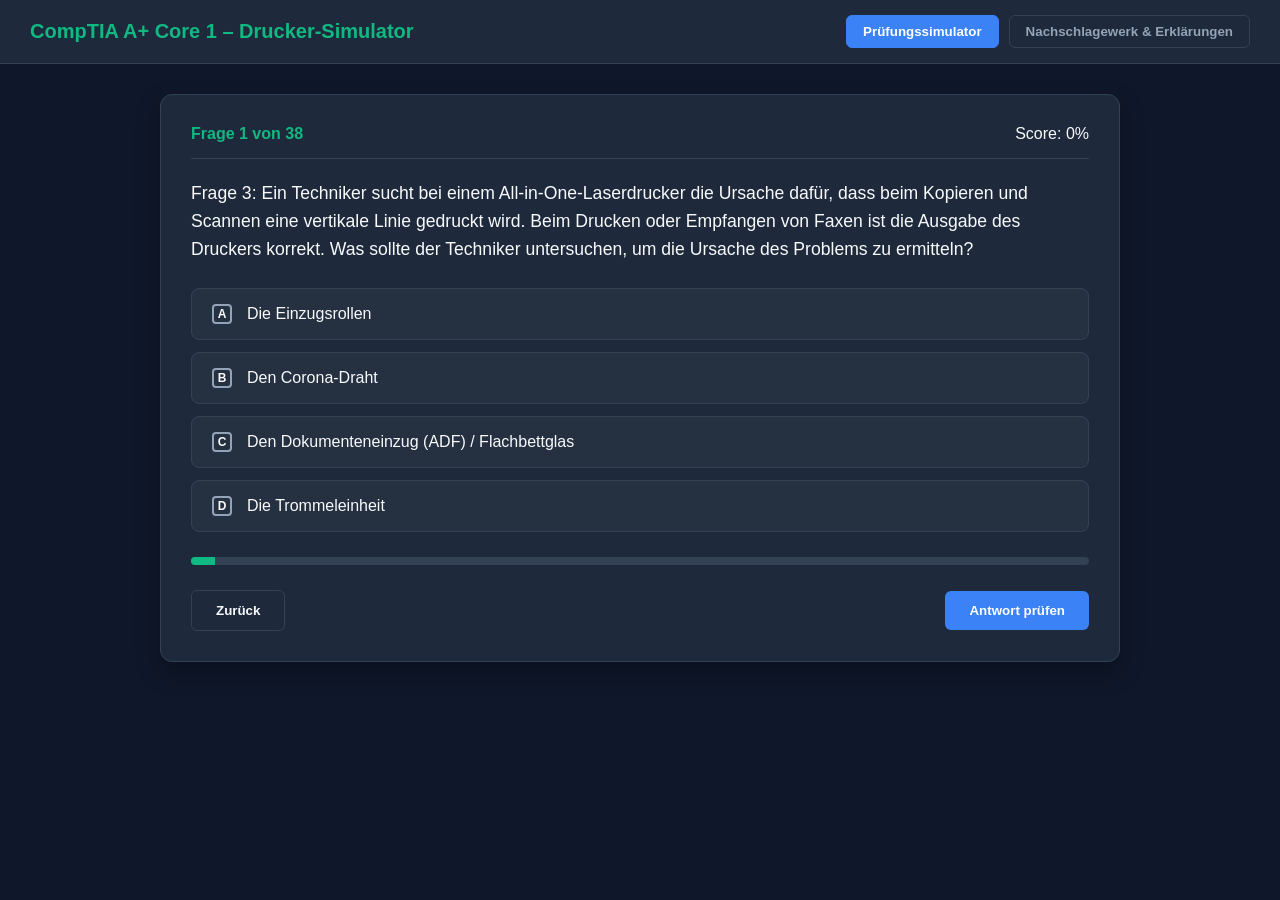
<file: public/assets/aistudio/durcker_simulator_12f5d985.html>
<!DOCTYPE html>
<html lang="de">
<head>
    <meta charset="UTF-8">
    <meta name="viewport" content="width=device-width, initial-scale=1.0">
    <title>CompTIA A+ Drucker-Prüfungssimulator & Nachschlagewerk</title>
    <style>
        :root {
            --bg-color: #0f172a;
            --panel-bg: #1e293b;
            --border-color: #334155;
            --accent-green: #10b981;
            --accent-blue: #3b82f6;
            --accent-hover: #2563eb;
            --text-main: #f8fafc;
            --text-muted: #94a3b8;
            --correct-bg: #15803d;
            --correct-border: #22c55e;
            --wrong-bg: #b91c1c;
            --wrong-border: #ef4444;
        }

        * {
            box-sizing: border-box;
            margin: 0;
            padding: 0;
            font-family: 'Segoe UI', Tahoma, Geneva, Verdana, sans-serif;
        }

        body {
            background-color: var(--bg-color);
            color: var(--text-main);
            min-height: 100vh;
            display: flex;
            flex-direction: column;
        }

        header {
            background-color: var(--panel-bg);
            border-bottom: 1px solid var(--border-color);
            padding: 15px 30px;
            display: flex;
            justify-content: space-between;
            align-items: center;
            position: sticky;
            top: 0;
            z-index: 100;
        }

        .logo {
            font-size: 1.25rem;
            font-weight: bold;
            color: var(--accent-green);
        }

        .nav-tabs {
            display: flex;
            gap: 10px;
        }

        .tab-btn {
            background: transparent;
            border: 1px solid var(--border-color);
            color: var(--text-muted);
            padding: 8px 16px;
            border-radius: 6px;
            cursor: pointer;
            font-weight: 600;
            transition: all 0.2s;
        }

        .tab-btn.active, .tab-btn:hover {
            background-color: var(--accent-blue);
            color: white;
            border-color: var(--accent-blue);
        }

        main {
            flex: 1;
            padding: 30px 20px;
            max-width: 1000px;
            margin: 0 auto;
            width: 100%;
        }

        .view {
            display: none;
        }

        .view.active {
            display: block;
        }

        /* --- QUIZ STYLES --- */
        .quiz-card {
            background-color: var(--panel-bg);
            border: 1px solid var(--border-color);
            border-radius: 12px;
            padding: 30px;
            box-shadow: 0 10px 25px rgba(0,0,0,0.3);
        }

        .quiz-header {
            display: flex;
            justify-content: space-between;
            align-items: center;
            margin-bottom: 20px;
            padding-bottom: 15px;
            border-bottom: 1px solid var(--border-color);
        }

        .question-number {
            color: var(--accent-green);
            font-weight: bold;
        }

        .question-text {
            font-size: 1.1rem;
            line-height: 1.6;
            margin-bottom: 25px;
        }

        .options-list {
            display: flex;
            flex-direction: column;
            gap: 12px;
            margin-bottom: 25px;
        }

        .option-item {
            background: rgba(255, 255, 255, 0.03);
            border: 1px solid var(--border-color);
            border-radius: 8px;
            padding: 15px 20px;
            cursor: pointer;
            transition: all 0.2s;
            display: flex;
            align-items: center;
            gap: 15px;
        }

        .option-item:hover {
            border-color: var(--accent-blue);
            background: rgba(59, 130, 246, 0.1);
        }

        .option-item.selected {
            border-color: var(--accent-blue);
            background: rgba(59, 130, 246, 0.2);
        }

        .option-item.correct {
            background-color: var(--correct-bg) !important;
            border-color: var(--correct-border) !important;
            color: white;
        }

        .option-item.wrong {
            background-color: var(--wrong-bg) !important;
            border-color: var(--wrong-border) !important;
            color: white;
        }

        .checkbox-custom {
            width: 20px;
            height: 20px;
            border: 2px solid var(--text-muted);
            border-radius: 4px;
            display: flex;
            align-items: center;
            justify-content: center;
            font-size: 12px;
            font-weight: bold;
        }

        .option-item.selected .checkbox-custom {
            border-color: var(--accent-blue);
            background-color: var(--accent-blue);
            color: white;
        }

        .explanation-box {
            background-color: rgba(0, 0, 0, 0.3);
            border-left: 4px solid var(--accent-blue);
            padding: 15px;
            border-radius: 0 8px 8px 0;
            margin-top: 20px;
            font-size: 0.95rem;
            line-height: 1.5;
            display: none;
        }

        .controls {
            display: flex;
            justify-content: space-between;
            align-items: center;
            margin-top: 25px;
        }

        .btn {
            background-color: var(--accent-blue);
            color: white;
            border: none;
            padding: 12px 24px;
            border-radius: 6px;
            font-weight: bold;
            cursor: pointer;
            transition: background-color 0.2s;
        }

        .btn:hover {
            background-color: var(--accent-hover);
        }

        .btn-secondary {
            background-color: transparent;
            border: 1px solid var(--border-color);
            color: var(--text-main);
        }

        .btn-secondary:hover {
            background-color: rgba(255, 255, 255, 0.05);
        }

        /* --- NACHSCHLAGEWERK STYLES --- */
        .search-bar {
            width: 100%;
            padding: 12px 20px;
            border-radius: 8px;
            border: 1px solid var(--border-color);
            background-color: var(--panel-bg);
            color: var(--text-main);
            font-size: 1rem;
            margin-bottom: 20px;
        }

        .reference-card {
            background-color: var(--panel-bg);
            border: 1px solid var(--border-color);
            border-radius: 8px;
            padding: 20px;
            margin-bottom: 20px;
        }

        .reference-title {
            font-size: 1.05rem;
            font-weight: bold;
            margin-bottom: 15px;
            color: var(--accent-green);
        }

        .option-analysis {
            display: flex;
            flex-direction: column;
            gap: 8px;
            margin-top: 10px;
        }

        .analysis-item {
            padding: 10px;
            border-radius: 6px;
            font-size: 0.9rem;
            line-height: 1.4;
        }

        .analysis-item.correct {
            background-color: rgba(34, 197, 94, 0.15);
            border: 1px solid var(--correct-border);
        }

        .analysis-item.wrong {
            background-color: rgba(239, 68, 68, 0.1);
            border: 1px solid rgba(239, 68, 68, 0.3);
        }

        .score-overview {
            text-align: center;
            padding: 40px 20px;
        }

        .score-circle {
            width: 150px;
            height: 150px;
            border-radius: 50%;
            border: 8px solid var(--accent-green);
            display: flex;
            align-items: center;
            justify-content: center;
            font-size: 2rem;
            font-weight: bold;
            margin: 0 auto 20px;
        }

        .progress-bar {
            height: 8px;
            background: var(--border-color);
            border-radius: 4px;
            overflow: hidden;
            margin-top: 15px;
        }

        .progress-fill {
            height: 100%;
            background: var(--accent-green);
            width: 0%;
            transition: width 0.3s ease;
        }
    </style>
</head>
<body>

    <header>
        <div class="logo">CompTIA A+ Core 1 – Drucker-Simulator</div>
        <div class="nav-tabs">
            <button class="tab-btn active" onclick="switchView('quiz')">Prüfungssimulator</button>
            <button class="tab-btn" onclick="switchView('reference')">Nachschlagewerk & Erklärungen</button>
        </div>
    </header>

    <main>
        <!-- PRÜFUNGSSIMULATOR VIEW -->
        <div id="quiz-view" class="view active">
            <div class="quiz-card" id="quiz-card">
                <div class="quiz-header">
                    <span class="question-number" id="q-number">Frage 1 von 36</span>
                    <span id="q-score">Score: 0%</span>
                </div>
                
                <div class="question-text" id="q-text">Lade Frage...</div>
                
                <div class="options-list" id="q-options"></div>

                <div class="explanation-box" id="q-explanation"></div>

                <div class="progress-bar">
                    <div class="progress-fill" id="progress-fill"></div>
                </div>

                <div class="controls">
                    <button class="btn btn-secondary" onclick="prevQuestion()" id="btn-prev">Zurück</button>
                    <button class="btn" onclick="checkOrNext()" id="btn-action">Antwort prüfen</button>
                </div>
            </div>
        </div>

        <!-- NACHSCHLAGEWERK VIEW -->
        <div id="reference-view" class="view">
            <input type="text" class="search-bar" id="search-input" placeholder="Fragen oder Themen durchsuchen (z.B. Fuser, SMB, Tonerkassette)..." oninput="filterReference()">
            <div id="reference-list"></div>
        </div>
    </main>

    <script>
        /* ALLE 36 FRAGEN MIT VOLLSTÄNDIGEN ANALYSEN */
        const questionsData = [
            {
                id: 3,
                question: "Ein Techniker sucht bei einem All-in-One-Laserdrucker die Ursache dafür, dass beim Kopieren und Scannen eine vertikale Linie gedruckt wird. Beim Drucken oder Empfangen von Faxen ist die Ausgabe des Druckers korrekt. Was sollte der Techniker untersuchen, um die Ursache des Problems zu ermitteln?",
                multi: false,
                options: [
                    { id: "A", text: "Die Einzugsrollen", correct: false, exp: "Falsch. Beschädigte Einzugsrollen verursachen Papierstaus oder Einzugsfehler, jedoch keine vertikalen Streifen beim Scannen." },
                    { id: "B", text: "Den Corona-Draht", correct: false, exp: "Falsch. Ein verschmutzter Corona-Draht führt zu wiederkehrenden Mustern oder Streifen auf allen Druckausgaben (auch bei Faxen und normalen Ausdrucken)." },
                    { id: "C", text: "Den Dokumenteneinzug (ADF) / Flachbettglas", correct: true, exp: "Richtig. Schmutz oder ein Kratzer auf dem Glas des Dokumenteneinzugs hinterlässt beim Durchlauf der Vorlage eine durchgehende Linie auf dem Scan. Drucke und Empfangsfaxe nutzen das Scanglas nicht und bleiben daher sauber." },
                    { id: "D", text: "Die Trommeleinheit", correct: false, exp: "Falsch. Ein Trommelschaden würde sich auf alle Druckaufträge auswirken, nicht nur auf Kopien/Scans." }
                ]
            },
            {
                id: 18,
                question: "Ein Benutzer möchte Dateien von einem Auslandsbüro aus über einen freigegebenen Netzwerkordner drucken. Der Laptop des Benutzers hat keine öffentlich zugängliche Internetverbindung. Was kann verwendet werden, um vom freigegebenen Netzwerkordner aus zu drucken?",
                multi: false,
                options: [
                    { id: "A", text: "ADF", correct: false, exp: "Falsch. ADF (Automatic Document Feeder) ist eine Hardwarekomponente zum automatischen Einziehen von Papier." },
                    { id: "B", text: "USB", correct: false, exp: "Falsch. USB erfordert eine direkte Kabelverbindung zum Drucker oder Host." },
                    { id: "C", text: "PCL", correct: false, exp: "Falsch. PCL ist eine Druckersprache zur Aufbereitung von Steuerbefehlen, kein Netzwerkprotokoll zur Ordnerfreigabe." },
                    { id: "D", text: "SMB", correct: true, exp: "Richtig. Server Message Block (SMB) ist das Standardnetzwerkprotokoll für Datei- und Druckerfreigaben in lokalen Netzwerken (LAN/VPN)." }
                ]
            },
            {
                id: 24,
                question: "Der Drucker in einem Hauptbüro staut sich wiederholt. Welche Aufgabe sollte ein Support-Techniker ausführen, um das Problem zu lösen?",
                multi: false,
                options: [
                    { id: "A", text: "Ein Wartungskit anwenden.", correct: true, exp: "Richtig. Ein Wartungskit (Maintenance Kit) enthält frische Einzugsrollen, Trennpads und Fixierkomponenten, deren Abnutzung die Ursache für wiederholte Staus ist." },
                    { id: "B", text: "Toner- oder Tintenpatronen austauschen.", correct: false, exp: "Falsch. Verbrauchsmaterialien beeinflussen die Farbmenge, lösen jedoch keine mechanischen Einzugsprobleme." },
                    { id: "C", text: "Ein neues Farbband installieren.", correct: false, exp: "Falsch. Farbbänder werden in Nadeldruckern genutzt und steuern das Schriftbild, nicht den Papiertransport." },
                    { id: "D", text: "Den Druckkopf wechseln.", correct: false, exp: "Falsch. Ein defekter Druckkopf verschlechtert das Druckbild, erzeugt aber keine Papierstaus." }
                ]
            },
            {
                id: 25,
                question: "Ein Techniker installiert einen neuen Drucker. Nach der Registrierung des Druckers erhält der Techniker eine E-Mail des Herstellers, in der auf eine behebbare Sicherheitslücke hingewiesen wird. Welchen Schritt sollte der Techniker als Nächstes durchführen?",
                multi: false,
                options: [
                    { id: "A", text: "Die drahtlose Konnektivität deaktivieren.", correct: false, exp: "Falsch. Schränkt die Funktion ein, behebt aber nicht die eigentliche Schwachstelle im Systemcode." },
                    { id: "B", text: "Audit-Protokollierung aktivieren.", correct: false, exp: "Falsch. Dient nur der Aufzeichnung von Ereignissen, schließt die Sicherheitslücke jedoch nicht." },
                    { id: "C", text: "Die Firmware aktualisieren.", correct: true, exp: "Richtig. Hersteller stellen Firmware-Updates bereit, um bekannte Sicherheitslücken direkt im Betriebssystem des Geräts zu schließen." },
                    { id: "D", text: "Das Standard-Gateway auf dem Drucker deaktivieren.", correct: false, exp: "Falsch. Verhindert Routing außerhalb des Subnetzes, löst jedoch das zugrunde liegende Softwareproblem nicht." }
                ]
            },
            {
                id: 31,
                question: "Ein Benutzer druckt einen Auftrag von einem Laserdrucker. Er wischt über die Seite, und Wörter und Bilder lösen sich ab. Der Techniker tauscht die Tonerkassette aus, aber das Problem besteht weiterhin. Welche Komponente sollte der Techniker als Nächstes austauschen?",
                multi: false,
                options: [
                    { id: "A", text: "Fixiereinheit (Fuser)", correct: true, exp: "Richtig. Die Fixiereinheit schmilzt das Tonerpulver mittels Hitze und Druck in die Papierfasern ein. Funktioniert sie nicht, bleibt der Toner lose auf dem Papier liegen." },
                    { id: "B", text: "Trommel", correct: false, exp: "Falsch. Die Trommel überträgt das Tonerbild elektrostatisch, brennt es aber nicht ein." },
                    { id: "C", text: "Entwicklerwalze", correct: false, exp: "Falsch. Sie transportiert den Toner aus der Kassette zur Trommel." },
                    { id: "D", text: "Entladungslampe", correct: false, exp: "Falsch. Sie löscht die Restladung auf der Trommel nach dem Druckvorgang." }
                ]
            },
            {
                id: 46,
                question: "Ein Kunde muss einen neuen Drucker in seinem Netzwerk installieren. Der Kunde berichtet, dass Benutzer bei früheren Druckern zeitweise Verbindungsprobleme hatten. Was sollte der Techniker auf dem neuen Drucker konfigurieren, um dies zu verhindern?",
                multi: false,
                options: [
                    { id: "A", text: "Gateway-IP-Adresse", correct: false, exp: "Falsch. Gibt lediglich den Router für verbindungsexterne Netzwerke an." },
                    { id: "B", text: "DHCP-IP-Adresse", correct: false, exp: "Falsch. Dynamische Adressen ändern sich regelmäßig, was zu Verbindungsabbrüchen bei eingerichteten Clients führt." },
                    { id: "C", text: "Statische IP-Adresse", correct: true, exp: "Richtig. Eine feste IP stellt sicher, dass der Drucker dauerhaft unter derselben Adresse im Netzwerk erreichbar bleibt." },
                    { id: "D", text: "Öffentliche IP-Adresse", correct: false, exp: "Falsch. Drucker sollten im lokalen Netzwerk (private IP) betrieben werden, um nicht direkt Angriffen aus dem Internet ausgesetzt zu sein." }
                ]
            },
            {
                id: 63,
                question: "Ein Benutzer druckt eine Tabelle im Duplexmodus. Die Tabelle ist schwer lesbar, da einige Spalten auf die zweite Seite des Blattes überlaufen. Was sollte der Benutzer tun, um das Problem zu vermeiden, aber trotzdem beidseitig zu drucken?",
                multi: false,
                options: [
                    { id: "A", text: "Den Duplexdruck deaktivieren.", correct: false, exp: "Falsch. Löst das Breitenproblem nicht und verhindert beidseitiges Drucken." },
                    { id: "B", text: "Eine kleinere Schriftgröße in der Tabelle verwenden.", correct: false, exp: "Unzweckmäßig. Verändert das Format des Dokuments unnotwendig und erschwert die Lesbarkeit." },
                    { id: "C", text: "Die Seitenausrichtung ändern.", correct: true, exp: "Richtig. Das Drehen von Hochformat (Portrait) auf Querformat (Landscape) bietet mehr horizontale Breite für breite Tabellen." },
                    { id: "D", text: "Einen anderen Druckertreiber verwenden.", correct: false, exp: "Falsch. Treiber beeinflussen die Interpretation des Druckbefehls, ändern aber nicht das Papierlayout der Anwendung." }
                ]
            },
            {
                id: 74,
                question: "Ein Benutzer meldet, dass Ausdrucke von einem Laserdrucker Streifen und Schmierstellen aufweisen. Der Drucker zieht zudem gelegentlich das Papier falsch ein. Welche Komponente sollte ein Techniker austauschen, um dies zu beheben?",
                multi: false,
                options: [
                    { id: "A", text: "Fixiereinheit (Fuser)", correct: false, exp: "Unvollständig. Löst eventuell Schmierstellen, behebt jedoch keine Papiereinzugsprobleme." },
                    { id: "B", text: "Wartungskit", correct: true, exp: "Richtig. Enthält Rollen gegen die Fehleinzüge sowie Reinigungselemente/Fixierkomponenten gegen die Streifen und Schmierstellen." },
                    { id: "C", text: "Corona-Draht", correct: false, exp: "Falsch. Betrifft nur die elektrostatische Aufladung, nicht den Papiereinzug." },
                    { id: "D", text: "Tonerkassette", correct: false, exp: "Falsch. Behebt keine mechanischen Einzugsfehler." }
                ]
            },
            {
                id: 79,
                question: "Ein Helpdesk-Techniker muss an einem Drucker mit hohem Durchsatz arbeiten. Benutzer haben gelegentliche Papierstaus und Schmierstellen auf gedruckten Dokumenten gemeldet. Was sollte der Techniker als Nächstes tun, um diese Probleme zu beheben?",
                multi: false,
                options: [
                    { id: "A", text: "Einen vollständigen Werksreset durchführen.", correct: false, exp: "Falsch. Setzt Softwareeinstellungen zurück, behebt jedoch keine physischen Verschmutzungen." },
                    { id: "B", text: "Die Rollen prüfen und reinigen.", correct: true, exp: "Richtig. Schmutz auf Einzugs- und Transportrollen führt zu Rutschen (Papierstau) und Tonerübertragung (Schmierstellen). Erste, kostengünstige Maßnahme." },
                    { id: "C", text: "Alle Tinten- oder Tonerkassetten austauschen.", correct: false, exp: "Unnotwendig. Patronen verursachen bei Verschmutzung keine Papierstaus." },
                    { id: "D", text: "Die Fixiereinheit austauschen.", correct: false, exp: "Voreilig. Sollte erst nach Reinigung der mechanischen Transportwege in Betracht gezogen werden." }
                ]
            },
            {
                id: 85,
                question: "Bilder und Text von einem Laserdrucker verschmieren bei Berührung. Was sollte ein Techniker zur Behebung tun?",
                multi: false,
                options: [
                    { id: "A", text: "Die Tonerfüllstände prüfen.", correct: false, exp: "Falsch. Der Füllstand hat keinen Einfluss auf die Haftung des Toners auf dem Papier." },
                    { id: "B", text: "Ein Wartungskit installieren.", correct: false, exp: "Zu umfangreich. Enthält zwar oft eine Fixiereinheit, der gezielte Austausch der Ursache ist jedoch primär gefordert." },
                    { id: "C", text: "Die Fixiereinheit austauschen.", correct: true, exp: "Richtig. Mangelnde Hitze/Druck der Fixiereinheit verhindert das dauerhafte Schmelzen des Toners." },
                    { id: "D", text: "Die Einzugsrollen reinigen.", correct: false, exp: "Falsch. Beseitigt Einzugsprobleme, aber kein Schmelzdefekt." }
                ]
            },
            {
                id: 92,
                question: "Ein Techniker muss herausfinden, warum ein Laserdrucker beim Drucken zeitweise kein Papier einzieht. Der Techniker überprüft das Problem durch mehrere Kopier- und Drucktests. Was sollte der Techniker als Nächstes tun?",
                multi: false,
                options: [
                    { id: "A", text: "Die Druckertreiber aktualisieren.", correct: false, exp: "Falsch. Ein physisches Einzugsproblem ist mechanischer Natur." },
                    { id: "B", text: "Die richtige Papiergröße auswählen.", correct: false, exp: "Falsch. Falsche Größen führen zu Fehlermeldungen im Display, nicht zu rutschenden Einzugsrollen." },
                    { id: "C", text: "Die Einzugsrollen reinigen.", correct: true, exp: "Richtig. Papierstaub verringert den Grip der Gummirollen; das Reinigen stellt die Reibung wieder her." },
                    { id: "D", text: "Die Tonerkassette austauschen.", correct: false, exp: "Falsch. Hat keine Funktion beim Papiereinzug." }
                ]
            },
            {
                id: 99,
                question: "Ein Techniker richtet eine Scan-to-SMB-Funktion auf einem Multifunktionsdrucker ein. Welchen Verbindungstyp sollte der Techniker konfigurieren?",
                multi: false,
                options: [
                    { id: "A", text: "E-Mail-Server", correct: false, exp: "Falsch. Wäre für Scan-to-Email (SMTP) erforderlich." },
                    { id: "B", text: "SFTP-Verbindung", correct: false, exp: "Falsch. Nutzt SSH zur gesicherten Dateiübertragung, nicht das SMB-Protokoll." },
                    { id: "C", text: "Netzwerkfreigabe", correct: true, exp: "Richtig. SMB dient dem Dateizugriff auf freigegebene Ordner (Netzwerkfreigaben) im LAN." },
                    { id: "D", text: "Druckdienste", correct: false, exp: "Falsch. Verwalten eingehende Druckaufträge, keine abgehenden Scans." }
                ]
            },
            {
                id: 100,
                question: "Ein Benutzer meldet schlechte Druckqualität bei seinem Tischdrucker. Ein Techniker tauscht die Tintenpatrone aus, aber das Problem bleibt bestehen. Was sollte der Techniker als Nächstes tun?",
                multi: false,
                options: [
                    { id: "A", text: "Die Einzugsrollen austauschen", correct: false, exp: "Falsch. Beeinflusst nur den Transport, nicht das Schriftbild." },
                    { id: "B", text: "Die Druckköpfe reinigen", correct: true, exp: "Richtig. Verstopfte Düsen verhindern den korrekten Tintenaustritt und erzeugen Streifen oder blasse Farben." },
                    { id: "C", text: "Den Papiertyp wechseln", correct: false, exp: "Falsch. Verbessert eventuell das Aufsaugverhalten, löst aber keine verstopften Düsen." },
                    { id: "D", text: "Das Farbband wechseln", correct: false, exp: "Falsch. Farbbänder existieren nur bei Nadeldruckern." }
                ]
            },
            {
                id: 113,
                question: "Ein Benutzer erhält ständig eine Fehlermeldung beim Versuch, einen Brief zu drucken. Der Drucker wird normalerweise zum Drucken von Karten und Einladungen verwendet. Der Benutzer versucht, von einem anderen Computer aus zu drucken, aber das Problem bleibt bestehen. Was sollte der Benutzer zur Behebung tun?",
                multi: false,
                options: [
                    { id: "A", text: "Weniger Seiten drucken.", correct: false, exp: "Falsch. Die Seitenzahl hat keinen Einfluss auf Format-Mismatches." },
                    { id: "B", text: "Auf Karton drucken.", correct: false, exp: "Falsch. Gefragter Inhalt ist ein Brief auf Normalpapier." },
                    { id: "C", text: "Die Rollen austauschen.", correct: false, exp: "Falsch. Es liegt kein mechanischer Defekt vor." },
                    { id: "D", text: "Die Papierfacheinstellung ändern.", correct: true, exp: "Richtig. Der Drucker erwartet nach der Konfiguration für dicken Karton die Umstellung der Papiersorte/Größe auf Standard-Briefpapier im Schacht." }
                ]
            },
            {
                id: 117,
                question: "Ein Multifunktionsdrucker in einem kleinen Büro hatte kürzlich Probleme mit der Scan-to-Email-Funktion. Der Hersteller hat ein Update bereit, um die Druckerprobleme zu beheben. Was würde ein Techniker höchstwahrscheinlich einsetzen, um das Problem zu beheben?",
                multi: false,
                options: [
                    { id: "A", text: "Firmware", correct: true, exp: "Richtig. Das interne Betriebssystem des Druckers steuert eigenständige Funktionen wie Scan-to-Email direkt auf dem Gerät." },
                    { id: "B", text: "Treiber", correct: false, exp: "Falsch. Treiber steuern die Kommunikation vom PC zum Drucker, nicht geräteinterne Netzwerkdienste." },
                    { id: "C", text: "Betriebssystem-Update", correct: false, exp: "Falsch. Bezieht sich auf den Client-PC, nicht auf die interne Logik des Multifunktionsgeräts." },
                    { id: "D", text: "HSM", correct: false, exp: "Falsch. Hardware-Sicherheitsmodule dienen der kryptografischen Schlüsselverwaltung." }
                ]
            },
            {
                id: 121,
                question: "Ein Techniker richtet ein neues Multifunktionsgerät ein, das über eine gemeinsam genutzte Netzwerkverbindung verwendet werden soll. Die Kopierfunktionen sollen nur für Büromitarbeiter zugänglich sein. Was sollte der Techniker tun, nachdem das Gerät für die Nutzung eines Druckservers in der Domäne konfiguriert wurde?",
                multi: false,
                options: [
                    { id: "A", text: "SMTP-Implementierung", correct: false, exp: "Falsch. Dient dem Versenden von E-Mails." },
                    { id: "B", text: "Firmware-Update", correct: false, exp: "Falsch. Aktualisiert den Code, sperrt aber keine unbefugten Benutzer ab." },
                    { id: "C", text: "Benutzerauthentifizierung", correct: true, exp: "Richtig. Fordert eine Anmeldung (z. B. per PIN, Karte oder Domänen-Konto), bevor lokale Funktionen wie Kopieren freigeschaltet werden." },
                    { id: "D", text: "SMB-Konfiguration", correct: false, exp: "Falsch. Wird für Dateifreigaben genutzt." }
                ]
            },
            {
                id: 128,
                question: "Ein Techniker richtet sicheres Drucken ein und konfiguriert ein NFC-Gerät, das Benutzer für den Zugang authentifiziert. Was würde das NFC-Gerät am wahrscheinlichsten zur Authentifizierung verwenden?",
                multi: false,
                options: [
                    { id: "A", text: "Badges (Ausweise)", correct: true, exp: "Richtig. RFID/NFC-Mitarbeiterausweise werden an den Leser gehalten, um Druckaufträge freizugeben." },
                    { id: "B", text: "Passwort", correct: false, exp: "Falsch. Wird manuell über Tastatur/Display eingegeben, nicht berührungslos via NFC übertragen." },
                    { id: "C", text: "Passcode", correct: false, exp: "Falsch. Numerische Eingabe ohne Kurzstrecken-Funk." },
                    { id: "D", text: "Biometrie", correct: false, exp: "Falsch. Basiert auf Fingerabdruck oder Gesichtserkennung, nicht auf NFC." }
                ]
            },
            {
                id: 145,
                question: "Ein Netzwerkdrucker gibt den letzten Druckauftrag eines Benutzers nicht aus der Warteschlange frei, aber die anderen Druckaufträge des Benutzers wurden kurz zuvor erfolgreich gedruckt. Andere Benutzer können problemlos drucken. Was sollte der Benutzer zuerst prüfen, um das Problem zu lösen?",
                multi: false,
                options: [
                    { id: "A", text: "Ob der Druckauftrag einem Fach oder manuellen Einzug zugeordnet ist", correct: true, exp: "Richtig. Druckaufträge für Spezialmedien warten in der Warteschlange, bis das entsprechende Fach bestückt oder bestätigt wird." },
                    { id: "B", text: "Ob Computer und Drucker mit demselben Netzwerk verbunden sind", correct: false, exp: "Unwahrscheinlich. Die vorherigen Aufträge wurden bereits erfolgreich gedruckt." },
                    { id: "C", text: "Ob die Druckwarteschlange voll ist und keine weiteren Aufträge zulässt", correct: false, exp: "Falsch. Einzelne Aufträge blockieren nicht wegen Kapazitätsgrenzen, sondern wegen Statusanforderungen." },
                    { id: "D", text: "Ob der Drucker wegen leerer Fächer gestoppt hat", correct: false, exp: "Unvollständig. Wenn ein Standardfach leer wäre, beträfe dies in der Regel alle nachfolgenden Benutzer; wartet der Drucker gezielt auf eine manuelle Zufuhr für diesen einen Auftrag, betrifft es nur diesen." }
                ]
            },
            {
                id: 154,
                question: "Ein Benutzer kann den Multifunktionsdrucker des Büros nicht in den Druckoptionen seines Laptops sehen. Er hat in der Vergangenheit bereits erfolgreich auf diesem Gerät gedruckt. Der Laptop des Benutzers ist mit dem Gäste-WLAN-Netzwerk verbunden. Andere Benutzer, sowohl drahtlos als auch kabelgebunden, können den Drucker sehen und darauf drucken. Was behebt das Problem?",
                multi: false,
                options: [
                    { id: "A", text: "Den Drucker neu starten (Power-Cycle), um die Konnektivität aufzufrischen", correct: false, exp: "Falsch. Behebt keine Netzwerksegmentierung." },
                    { id: "B", text: "Den nächstgelegenen WLAN-Access-Point zurücksetzen", correct: false, exp: "Falsch. Das WLAN funktioniert, jedoch sind die Netze getrennt." },
                    { id: "C", text: "Den Druckertreiber von der Website des Herstellers herunterladen", correct: false, exp: "Falsch. Ohne Netzwerkzugriff hilft auch kein Treiber." },
                    { id: "D", text: "Den Laptop mit dem Unternehmens-WLAN verbinden", correct: true, exp: "Richtig. Gäste-WLANs sind isoliert (VLAN-Trennung) und haben keinen Zugriff auf interne Ressourcen wie Drucker." }
                ]
            },
            {
                id: 155,
                question: "Ein Techniker erhält nach einem Netzwerkausfall eine Benachrichtigung, dass der Drucker nicht erreichbar ist. Welche Druckereinstellung sollte der Techniker implementieren, um dies künftig zu verhindern?",
                multi: false,
                options: [
                    { id: "A", text: "Gateway", correct: false, exp: "Falsch. Steuert nur den Weg außerhalb des eigenen Subnetzes." },
                    { id: "B", text: "Statische IP", correct: true, exp: "Richtig. Verhindert, dass der Drucker nach dem Ausfall eine neue IP vom DHCP-Server zugewiesen bekommt." },
                    { id: "C", text: "APIPA", correct: false, exp: "Falsch. Automatische Notfall-IP (169.254.x.x), wenn kein DHCP-Server erreichbar ist; verhindert sauberes Routing." },
                    { id: "D", text: "DHCP", correct: false, exp: "Falsch. Führt dazu, dass Adressen nach Neustarts wechseln können." }
                ]
            },
            {
                id: 158,
                question: "Ein Benutzer bittet einen Techniker um Hilfe bei einem Drucker, der aufgehört hat zu drucken. Der Benutzer erklärt, dass die Druckaufträge von einer Website erzeugt werden und schwer neu zu erstellen sind. Als der Techniker sich per Remote-Zugriff mit dem Computer des Benutzers verbindet, sieht er viele Aufträge in der Warteschlange. Das Problem besteht auch nach einem Hard-Reset des Druckers weiterhin. Was würde das Problem am wahrscheinlichsten beheben?",
                multi: false,
                options: [
                    { id: "A", text: "Den Druckerspooler-Dienst auf dem lokalen Computer neu starten", correct: true, exp: "Richtig. Löscht/hängt blockierte Druckaufträge auf dem PC aus und startet die Verarbeitung neu, ohne Datenverlust auf der Webseite zu verursachen." },
                    { id: "B", text: "Alle Aufträge löschen und den Benutzer den Computer neu starten lassen", correct: false, exp: "Falsch. Der Benutzer gab an, dass die Aufträge schwer neu zu erstellen sind." },
                    { id: "C", text: "Sicherstellen, dass der Drucker den neuesten PCL-Treiber verwendet", correct: false, exp: "Zweitrangig. Hilft nicht direkt beim aktuellen Hänger im Speicher." },
                    { id: "D", text: "Die Herstellerfirmware auf dem Drucker aktualisieren", correct: false, exp: "Falsch. Das Problem liegt in der lokalen Warteschlange des PCs." }
                ]
            },
            {
                id: 172,
                question: "Ein Kunde verwendet mehrteilige Formulare in einem Nadeldrucker. Er meldet, dass auf der obersten Seite des mehrteiligen Formulars nichts gedruckt wird, die unteren Seiten aber einwandfrei drucken. Was sollte ein Techniker zur Behebung tun?",
                multi: false,
                options: [
                    { id: "A", text: "Den Druckkopf reinigen.", correct: false, exp: "Falsch. Wenn der Druckkopf verschmutzt wäre, würden auch die unteren Durchschläge fehlen." },
                    { id: "B", text: "Ein Wartungskit installieren.", correct: false, exp: "Falsch. Nadeldrucker nutzen Standard-Ersatzteile anders als Laserdrucker." },
                    { id: "C", text: "Das Farbband austauschen.", correct: true, exp: "Richtig. Die Nadeln schlagen physikalisch durch das Farbband auf das Papier. Ist das Farbband ausgetrocknet, entsteht auf der ersten Seite kein Farbauftrag, während der Durchschlag durch den mechanischen Druck der Nadeln auf dem Durchschreibepapier weiterhin sichtbar ist." },
                    { id: "D", text: "Auf gebrochene Nadeln prüfen.", correct: false, exp: "Falsch. Gebrochene Nadeln würden waagerechte weiße Linien im Schriftbild aller Seiten erzeugen." }
                ]
            },
            {
                id: 177,
                question: "Ein gemeinsam genutzter Drucker fällt aus, wenn Benutzer gleichzeitig zahlreiche Druckaufträge einreichen. Was würde ein Techniker nach der Überprüfung der Netzwerkkonnektivität höchstwahrscheinlich tun?",
                multi: false,
                options: [
                    { id: "A", text: "Den Server neu starten.", correct: false, exp: "Zu画面. Beeinträchtigt alle anderen Dienste des Servers." },
                    { id: "B", text: "Die Druckertreiber neu installieren.", correct: false, exp: "Falsch. Treiber sind intakt, wenn einzelne Ausdrucke funktionieren." },
                    { id: "C", text: "Den Drucker auf Werkseinstellungen zurücksetzen.", correct: false, exp: "Falsch. Löst kein Überlastungsproblem des Sendesystems." },
                    { id: "D", text: "Den Spooler-Dienst neu starten.", correct: true, exp: "Richtig. Bereinigt den überlasteten Arbeitsspeicher des Druckdienstes rasch und nimmt den Betrieb wieder auf." }
                ]
            },
            {
                id: 185,
                question: "Ein Unternehmen kauft einen neuen Drucker für ein internationales Büro. Als ein Techniker den Drucker installiert, zeigt das Display nur einen weißen Bildschirm an. Was sollte der Techniker zur Fehlersuche tun?",
                multi: false,
                options: [
                    { id: "A", text: "Die Netzwerkport-Konnektivität prüfen.", correct: false, exp: "Falsch. Ein Anzeigefehler am Display deutet auf eine interne Hardware-/Stromursache hin." },
                    { id: "B", text: "Die Stromanforderungen des Druckers überprüfen.", correct: true, exp: "Richtig. Internationale Standorte nutzen unterschiedliche Spannungen (z. B. 110 V vs. 230 V). Eine falsche Spannungseinstellung (z. B. Schalter am Netzteil) führt zu Fehlfunktionen der Elektronik/Displays." },
                    { id: "C", text: "Sicherstellen, dass der Drucker in der richtigen Organisationseinheit ist.", correct: false, exp: "Falsch. Logische Strukturierung im Active Directory hat keinen Einfluss auf die Hardware-Anzeige." },
                    { id: "D", text: "Die Firmware des Druckers aktualisieren.", correct: false, exp: "Falsch. Bei defekter Stromversorgung lässt sich keine Firmware einspielen." }
                ]
            },
            {
                id: 188,
                question: "Die Ausgabe eines Nadeldruckers ist im Laufe der Zeit heller geworden. Was sollte ein Techniker zur Behebung tun?",
                multi: false,
                options: [
                    { id: "A", text: "Den Druckkopf reinigen.", correct: false, exp: "Falsch. Löst keine verblasste Farbintensität." },
                    { id: "B", text: "Das Farbband austauschen.", correct: true, exp: "Richtig. Der Tintenvorrat im Farbband erschöpft sich mit der Zeit kontinuierlich." },
                    { id: "C", text: "Ein Wartungskit installieren.", correct: false, exp: "Falsch. Betrifft Papiertransport, nicht den Farbauftrag." },
                    { id: "D", text: "Die Ausrichtung kalibrieren.", correct: false, exp: "Falsch. Korrigiert versetzte Zeichen, nicht die Helligkeit." }
                ]
            },
            {
                id: 189,
                question: "Bei der Installation eines Netzwerkdruckers muss ein Techniker sicherstellen, dass der Drucker nach einem Neustart des Netzwerks verfügbar bleibt. Was sollte der Techniker auf dem Drucker einrichten, um diese Anforderung zu erfüllen?",
                multi: false,
                options: [
                    { id: "A", text: "Statische IP-Adresse", correct: true, exp: "Richtig. Gewährleistet, dass die Zuordnung der IP-Adresse unverändert bleibt." },
                    { id: "B", text: "Private Adresse", correct: false, exp: "Falsch. Jede private IP kann dynamisch vergeben werden und sich somit ändern." },
                    { id: "C", text: "WLAN auf dem Drucker", correct: false, exp: "Falsch. Beschreibt das Übertragungsmedium, nicht die IP-Vergabe." },
                    { id: "D", text: "Dynamische Adressierung", correct: false, exp: "Falsch. Ändert IP-Adressen nach Ablauf der Lease-Zeit oder nach Neustarts." }
                ]
            },
            {
                id: 190,
                question: "Ein Techniker muss eine Scan-to-Folder-Funktion auf einem Multifunktionsgerät konfigurieren. Welchen Dienst muss der Techniker aktivieren, um diese Funktion zu ermöglichen?",
                multi: false,
                options: [
                    { id: "A", text: "SMB", correct: true, exp: "Richtig. Server Message Block ermöglicht das Schreiben von Dateien direkt auf freigegebene Ordner im Netzwerk." },
                    { id: "B", text: "FTP", correct: false, exp: "Falsch. Dateitransferprotokoll, das selten für Standard-Ordnerfreigaben in Windows-Umgebungen genutzt wird." },
                    { id: "C", text: "SSH", correct: false, exp: "Falsch. Verschlüsselte Shell-Verbindung zur Administration." },
                    { id: "D", text: "SMTP", correct: false, exp: "Falsch. Protokoll zum Versenden von E-Mails (Scan-to-Email)." }
                ]
            },
            {
                id: 208,
                question: "Ein Kunde kann die meisten Dokumente mit seinem USB-Tintenstrahldrucker drucken, aber das System reagiert nicht mehr, wenn ein bestimmter Bericht aus einer benutzerdefinierten Anwendung gedruckt wird. Nichts druckt mehr, bis der Computer neu gestartet und der Drucker aus- und wieder eingeschaltet wird. Ein Techniker verbindet sich per Remote-Zugriff mit dem PC und bestätigt, dass der Spooler stoppt, wenn dieser Bericht gesendet wird. Nach dem Leeren des Spoolers und der Neuinstallation der Treiber von der Herstellerwebsite besteht das Problem weiterhin. Keine anderen Standorte, die die Anwendung nutzen, melden ähnliche Probleme. Was verursacht das Problem am wahrscheinlichsten?",
                multi: false,
                options: [
                    { id: "A", text: "Der Hersteller kuratiert Inhalte, bevor sie das Gerät erreichen, um Tinte zu sparen.", correct: false, exp: "Falsch. Keine realistische technische Ursache." },
                    { id: "B", text: "Die Anwendung hat einen Fehler, den der Entwickler beheben muss.", correct: true, exp: "Richtig. Da alle anderen Dokumente drucken und der Fehler rein anwendungs- und berichtsspezifisch auftritt, erzeugt die Software fehlerhaften Druckcode, der den Spooler abstürzen lässt." },
                    { id: "C", text: "Das System verwendet die PostScript-Sprache anstelle von PCL.", correct: false, exp: "Falsch. PostScript verursacht bei Inkompatibilität Sonderzeichen, aber keine gezielten Applikationsabstürze des Spoolers." },
                    { id: "D", text: "Persönliche Vorlieben haben sich geändert, und Dokumente mit Grafiken sind jetzt nur noch online verfügbar.", correct: false, exp: "Falsch. Irrelevant für die technische Fehlersuche." }
                ]
            },
            {
                id: 215,
                question: "Ein Techniker muss einen Drucker in einem Firmenbüro installieren, den alle Mitarbeiter nutzen sollen. Was ist die beste Option?",
                multi: false,
                options: [
                    { id: "A", text: "Druckserver", correct: true, exp: "Richtig. Verwaltet Druckaufträge zentral, steuert Berechtigungen, Treiber und Warteschlangen für alle Mitarbeiter." },
                    { id: "B", text: "Bluetooth-Druck", correct: false, exp: "Ungeeignet. Begrenzte Reichweite und Bandbreite." },
                    { id: "C", text: "Cloud-Druck", correct: false, exp: "Möglich, aber nicht optimal. Erfordert externe Internetanbindung und erzeugt unnötige Latenz im lokalen Firmennetz." },
                    { id: "D", text: "Wi-Fi Direct", correct: false, exp: "Falsch. Direktverbindung zwischen zwei Geräten ohne zentrale Verwaltung." }
                ]
            },
            {
                id: 226,
                question: "Ein Kunde meldet, dass die Ausgabe seines Thermo-Bondruckers vertikale weiße Linien aufweist. Was würde dieses Problem am wahrscheinlichsten beheben?",
                multi: false,
                options: [
                    { id: "A", text: "Die Tintenpatrone austauschen", correct: false, exp: "Falsch. Thermodrucker nutzen keine Tinte." },
                    { id: "B", text: "Den richtigen Papiertyp verwenden", correct: false, exp: "Falsch. Falsches Papier würde zu komplett leeren Ausdrucken führen." },
                    { id: "C", text: "Ein Wartungskit installieren", correct: false, exp: "Falsch. Gibt es für Thermo-Bondrucker in dieser Form nicht." },
                    { id: "D", text: "Das Heizelement reinigen", correct: true, exp: "Richtig. Staub oder Papierreste auf einzelnen Punkten der Thermoleiste verhindern die Erwärmung des Spezialpapiers an diesen Stellen, was vertikale weiße Streifen erzeugt." }
                ]
            },
            {
                id: 227,
                question: "Der Laptop eines Benutzers druckt ständig Seiten mit zufälligen Zeichen. Der Benutzer versucht mehrfach, den Druckauftrag erneut zu senden, erhält aber dasselbe Ergebnis. Was sollte der Techniker als Nächstes zur Fehlersuche tun?",
                multi: false,
                options: [
                    { id: "A", text: "Den richtigen Druckertreiber auf den Laptop herunterladen und konfigurieren.", correct: true, exp: "Richtig. Wenn der Treiber die Daten in einer Druckersprache sendet, die der Drucker nicht versteht (z. B. PostScript an PCL-Drucker), werden Rohdaten als Hieroglyphen/Sonderzeichen gedruckt." },
                    { id: "B", text: "Die Anti-Malware-Software des Laptops aktualisieren und das System scannen.", correct: false, exp: "Falsch. Zeichenmüll ist ein Übersetzungsproblem des Treibers, kein Malware-Symptom." },
                    { id: "C", text: "Den Laptop mit der letzten bekannt funktionierenden Konfiguration neu einrichten (Reimage).", correct: false, exp: "Übertrieben. Der Fehler liegt rein beim installierten Druckertreiber." },
                    { id: "D", text: "Den Laptop auf BIOS-Updates prüfen und die neueste Version installieren.", correct: false, exp: "Falsch. Das BIOS hat keinen Einfluss auf die Druckdatenübersetzung." }
                ]
            },
            {
                id: 234,
                question: "Ein Techniker muss Scan-to-File von einem Altdrucker aus einrichten. Der Techniker richtet ein freigegebenes Laufwerk ein, kann die gescannten Dateien aber nicht anzeigen. Der Techniker bestätigt, dass seine Anmeldedaten gültig sind. Was sollte der Techniker am Computer tun, um die gescannten Dateien anzuzeigen?",
                multi: false,
                options: [
                    { id: "A", text: "Die Firewall auf dem Desktop-PC deaktivieren.", correct: false, exp: "Falsch. Ein allgemeines Sicherheitsrisiko und meist nicht die Ursache für Protokollinkompatibilitäten." },
                    { id: "B", text: "Ein $ am Ende des Freigabenamens hinzufügen.", correct: false, exp: "Falsch. Erstellt eine versteckte Freigabe, löst aber keine Protokollprobleme." },
                    { id: "C", text: "SMB 1.0 über die Windows-Funktionen aktivieren.", correct: true, exp: "Richtig. Ältere Multifunktionsgeräte unterstützen oft nur das veraltete SMB-1.0-Protokoll, das in neueren Windows-Versionen standardmäßig aus Sicherheitsgründen deaktiviert ist." },
                    { id: "D", text: "Die Malware-Schutzsoftware entfernen.", correct: false, exp: "Falsch. Nicht notwendig und sicherheitskritisch." }
                ]
            },
            {
                id: 257,
                question: "Ein Personalleiter druckte eine sensible Ankündigung zur Kündigung eines Mitarbeiters und vergaß, das Dokument vom Drucker zu holen. Was ist eine Möglichkeit, dies zu vermeiden?",
                multi: false,
                options: [
                    { id: "A", text: "Badging", correct: true, exp: "Richtig. Druckaufträge werden erst gedruckt, wenn sich der Benutzer physisch am Drucker mit seinem Ausweis (Badge) authentifiziert." },
                    { id: "B", text: "Duplex", correct: false, exp: "Falsch. Steuert nur den beidseitigen Druck." },
                    { id: "C", text: "Druckerfreigabe", correct: false, exp: "Falsch. Macht den Drucker im Netzwerk verfügbar, schützt aber keine Dokumente." },
                    { id: "D", text: "WLAN-Verschlüsselung", correct: false, exp: "Falsch. Schützt Daten bei der Funkübertragung, nicht im Ausgabefach." }
                ]
            },
            {
                id: 263,
                question: "Ein Benutzer versucht, Diagramme auf 11×17-Zoll-Papier (28×43 cm) zu drucken. Das richtige Papier befindet sich im Drucker, aber der Drucker fordert den Benutzer auf, Papier einzulegen. Ein Techniker, der dem Benutzer hilft, druckt das Diagramm erfolgreich auf einem anderen Drucker desselben Modells. Was ist die wahrscheinlichste Ursache für dieses Problem beim Drucker des Benutzers?",
                multi: false,
                options: [
                    { id: "A", text: "Facheinstellungen", correct: true, exp: "Richtig. Wenn die Softwareeinstellung des Druckauftrags oder die Konfiguration des Schachtes im Drucker-Menü nicht exakt auf das Papierformat im Fach abgestimmt ist, erkennt der Drucker das Papier nicht als passend." },
                    { id: "B", text: "Falscher Treiber", correct: false, exp: "Falsch. Ein falscher Treiber würde eher Layoutfehler erzeugen." },
                    { id: "C", text: "Konnektivitätsprobleme", correct: false, exp: "Falsch. Der Drucker empfängt den Auftrag bereits, meldet aber eine Papieranforderung." },
                    { id: "D", text: "Unzureichende Berechtigungen", correct: false, exp: "Falsch. Berechtigungsmeldungen erscheinen am PC, nicht als Papieranforderung am Gerät." }
                ]
            },
            {
                id: 282,
                question: "Ein Techniker installiert einen Bürodrucker, auf den nur ein einzelner Computer zugreifen kann. Was sollte der Techniker tun?",
                multi: false,
                options: [
                    { id: "A", text: "Eine USB-Verbindung konfigurieren.", correct: true, exp: "Richtig. Eine direkte lokale Kabelverbindung verhindert den Zugriff anderer Netzwerkteilnehmer." },
                    { id: "B", text: "Einen PCL-Treiber installieren.", correct: false, exp: "Falsch. Dient der Druckdatenaufbereitung, nicht der Zugriffssteuerung." },
                    { id: "C", text: "Eine statische IP-Adresse festlegen.", correct: false, exp: "Falsch. Macht das Gerät im Netzwerk erst recht für alle erreichbar." },
                    { id: "D", text: "Sicheres Drucken aktivieren.", correct: false, exp: "Unnötig. Dient der Benutzerauthentifizierung an gemeinsam genutzten Geräten." }
                ]
            },
            {
                id: 284,
                question: "Eine Gesundheitseinrichtung druckt behördliche Dokumente auf vorbedruckten Formularen. Die Ausgabe ist auf dem Papier nach unten verschoben, und die gedruckten Daten stimmen nicht mit den Leerfeldern auf den Formularen überein. Was sollte ein Techniker zuerst tun?",
                multi: false,
                options: [
                    { id: "A", text: "Überprüfen, dass der richtige Papiertyp im Fach eingelegt ist.", correct: false, exp: "Falsch. Der Papiertyp beeinflusst die Fixiertemperatur, nicht die Positionierung." },
                    { id: "B", text: "Sicherstellen, dass PostScript-Treiber verwendet werden.", correct: false, exp: "Falsch. Löst keine Randausrichtungsprobleme." },
                    { id: "C", text: "Die Ausrichtungseinstellungen des Druckers prüfen.", correct: true, exp: "Richtig. Wenn die Ränder oder der Einzugswinkel (Alignment/Offset) falsch eingestellt sind, stimmen die gedruckten Inhalte nicht mit den gedruckten Feldern überein." },
                    { id: "D", text: "Sicherstellen, dass die Einzugsrollen das Papier fest greifen.", correct: false, exp: "Zweitrangig. Verursacht eher Papierstaus als gleichmäßige Verschiebungen." }
                ]
            },
            {
                id: 290,
                question: "Ein Benutzer möchte einen Drucker für die Scan-to-Email-Funktion einrichten. Was sollte am Drucker konfiguriert werden, um diese Anforderung zu erfüllen?",
                multi: false,
                options: [
                    { id: "A", text: "SMS", correct: false, exp: "Falsch. Kurznachrichtendienst für Mobilfunk." },
                    { id: "B", text: "SMTP", correct: true, exp: "Richtig. Simple Mail Transfer Protocol ist das Standardprotokoll zum Versenden von E-Mails." },
                    { id: "C", text: "SFTP", correct: false, exp: "Falsch. Protokoll zur sicheren Dateiübertragung." },
                    { id: "D", text: "SMB", correct: false, exp: "Falsch. Protokoll zur Dateifreigabe in Netzwerken (Scan-to-Folder)." }
                ]
            },
            {
                id: 293,
                question: "Ein Administrator konfiguriert ein SOHO-Netzwerk. Der Netzwerkbereich erfordert statische IP-Adressen für Drucker. Was muss der Administrator manuell festlegen? (Zwei auswählen.)",
                multi: true,
                options: [
                    { id: "A", text: "DHCP", correct: false, exp: "Falsch. Wird bei manueller (statischer) Zuweisung umgangen." },
                    { id: "B", text: "Subnetzmaske", correct: true, exp: "Richtig (1 von 2). Bestimmt, welcher Teil der IP-Adresse das Netzwerk und welcher den Host identifiziert." },
                    { id: "C", text: "Standard-Gateway", correct: true, exp: "Richtig (2 von 2). Erforderlich, damit der Drucker auch außerhalb seines eigenen lokalen Subnetzes erreichbar ist." },
                    { id: "D", text: "DNS", correct: false, exp: "Optional. Nicht zwingend für die reine IP-Erreichbarkeit im lokalen Netz erforderlich." },
                    { id: "E", text: "Reservierungen", correct: false, exp: "Falsch. Werden auf dem DHCP-Server konfiguriert, nicht manuell am Drucker eingestellt." },
                    { id: "F", text: "Ausschlüsse", correct: false, exp: "Falsch. Werden ebenfalls auf dem DHCP-Server verwaltet." }
                ]
            }
        ];

        let currentQuestionIndex = 0;
        let userAnswers = {};
        let score = 0;
        let isChecked = false;

        function switchView(viewName) {
            document.querySelectorAll('.view').forEach(v => v.classList.remove('active'));
            document.querySelectorAll('.tab-btn').forEach(b => b.classList.remove('active'));
            
            if (viewName === 'quiz') {
                document.getElementById('quiz-view').classList.add('active');
                event.target.classList.add('active');
            } else {
                document.getElementById('reference-view').classList.add('active');
                event.target.classList.add('active');
                renderReference();
            }
        }

        function loadQuestion() {
            isChecked = false;
            const q = questionsData[currentQuestionIndex];
            
            document.getElementById('q-number').innerText = `Frage ${currentQuestionIndex + 1} von ${questionsData.length}`;
            document.getElementById('q-text').innerText = `${q.id > 0 ? 'Frage ' + q.id + ': ' : ''}${q.question}`;
            
            const optionsContainer = document.getElementById('q-options');
            optionsContainer.innerHTML = '';
            
            const selected = userAnswers[currentQuestionIndex] || [];

            q.options.forEach(opt => {
                const item = document.createElement('div');
                item.className = `option-item ${selected.includes(opt.id) ? 'selected' : ''}`;
                item.onclick = () => selectOption(opt.id, q.multi);
                
                item.innerHTML = `
                    <div class="checkbox-custom">${opt.id}</div>
                    <div>${opt.text}</div>
                `;
                optionsContainer.appendChild(item);
            });

            document.getElementById('q-explanation').style.display = 'none';
            document.getElementById('q-explanation').innerHTML = '';
            
            document.getElementById('btn-action').innerText = "Antwort prüfen";
            document.getElementById('btn-prev').disabled = currentQuestionIndex === 0;

            const progress = ((currentQuestionIndex + 1) / questionsData.length) * 100;
            document.getElementById('progress-fill').style.width = `${progress}%`;
            
            updateScoreDisplay();
        }

        function selectOption(optionId, isMulti) {
            if (isChecked) return;

            if (!userAnswers[currentQuestionIndex]) {
                userAnswers[currentQuestionIndex] = [];
            }

            let selected = userAnswers[currentQuestionIndex];

            if (isMulti) {
                if (selected.includes(optionId)) {
                    selected = selected.filter(id => id !== optionId);
                } else {
                    selected.push(optionId);
                }
            } else {
                selected = [optionId];
            }

            userAnswers[currentQuestionIndex] = selected;
            loadQuestion();
        }

        function checkOrNext() {
            if (!isChecked) {
                const q = questionsData[currentQuestionIndex];
                const selected = userAnswers[currentQuestionIndex] || [];

                if (selected.length === 0) {
                    alert("Bitte wähle mindestens eine Antwort aus!");
                    return;
                }

                isChecked = true;
                const correctIds = q.options.filter(o => o.correct).map(o => o.id);
                
                const isCorrect = selected.length === correctIds.length && selected.every(id => correctIds.includes(id));

                const optionElements = document.querySelectorAll('.option-item');
                q.options.forEach((opt, idx) => {
                    const el = optionElements[idx];
                    if (opt.correct) {
                        el.classList.add('correct');
                    } else if (selected.includes(opt.id)) {
                        el.classList.add('wrong');
                    }
                });

                let explanationHTML = `<strong>${isCorrect ? 'Richtig!' : 'Falsch!'}</strong><br><br>`;
                q.options.forEach(opt => {
                    explanationHTML += `<strong>Option ${opt.id}:</strong> ${opt.exp}<br>`;
                });

                const expBox = document.getElementById('q-explanation');
                expBox.innerHTML = explanationHTML;
                expBox.style.display = 'block';

                document.getElementById('btn-action').innerText = currentQuestionIndex === questionsData.length - 1 ? "Ergebnis anzeigen" : "Nächste Frage";
                updateScoreDisplay();
            } else {
                if (currentQuestionIndex < questionsData.length - 1) {
                    currentQuestionIndex++;
                    loadQuestion();
                } else {
                    showFinalScore();
                }
            }
        }

        function prevQuestion() {
            if (currentQuestionIndex > 0) {
                currentQuestionIndex--;
                loadQuestion();
            }
        }

        function updateScoreDisplay() {
            let correctCount = 0;
            let answeredCount = 0;

            questionsData.forEach((q, idx) => {
                const selected = userAnswers[idx];
                if (selected && selected.length > 0) {
                    answeredCount++;
                    const correctIds = q.options.filter(o => o.correct).map(o => o.id);
                    if (selected.length === correctIds.length && selected.every(id => correctIds.includes(id))) {
                        correctCount++;
                    }
                }
            });

            const percent = answeredCount > 0 ? Math.round((correctCount / answeredCount) * 100) : 0;
            document.getElementById('q-score').innerText = `Score: ${percent}%`;
        }

        function showFinalScore() {
            let correctCount = 0;
            questionsData.forEach((q, idx) => {
                const selected = userAnswers[idx] || [];
                const correctIds = q.options.filter(o => o.correct).map(o => o.id);
                if (selected.length === correctIds.length && selected.every(id => correctIds.includes(id))) {
                    correctCount++;
                }
            });

            const percent = Math.round((correctCount / questionsData.length) * 100);

            const card = document.getElementById('quiz-card');
            card.innerHTML = `
                <div class="score-overview">
                    <h2>Prüfung beendet!</h2>
                    <br>
                    <div class="score-circle">${percent}%</div>
                    <p>Du hast <strong>${correctCount} von ${questionsData.length}</strong> Fragen richtig beantwortet.</p>
                    <br><br>
                    <button class="btn" onclick="location.reload()">Simulator neu starten</button>
                </div>
            `;
        }

        /* NACHSCHLAGEWERK FUNKTIONEN */
        function renderReference() {
            const container = document.getElementById('reference-list');
            container.innerHTML = '';

            questionsData.forEach(q => {
                const card = document.createElement('div');
                card.className = 'reference-card';
                
                let optionsHTML = '';
                q.options.forEach(opt => {
                    optionsHTML += `
                        <div class="analysis-item ${opt.correct ? 'correct' : 'wrong'}">
                            <strong>Option ${opt.id}: ${opt.text}</strong> ${opt.correct ? '(RICHTIG)' : '(FALSCH)'}<br>
                            ${opt.exp}
                        </div>
                    `;
                });

                card.innerHTML = `
                    <div class="reference-title">Frage ${q.id > 0 ? q.id : ''}: ${q.question}</div>
                    <div class="option-analysis">${optionsHTML}</div>
                `;
                container.appendChild(card);
            });
        }

        function filterReference() {
            const searchTerm = document.getElementById('search-input').value.toLowerCase();
            const cards = document.querySelectorAll('.reference-card');

            cards.forEach(card => {
                const text = card.innerText.toLowerCase();
                if (text.includes(searchTerm)) {
                    card.style.display = 'block';
                } else {
                    card.style.display = 'none';
                }
            });
        }

        // Simulator beim Laden starten
        window.onload = () => {
            loadQuestion();
        };
    </script>
</body>
</html>
</file>
